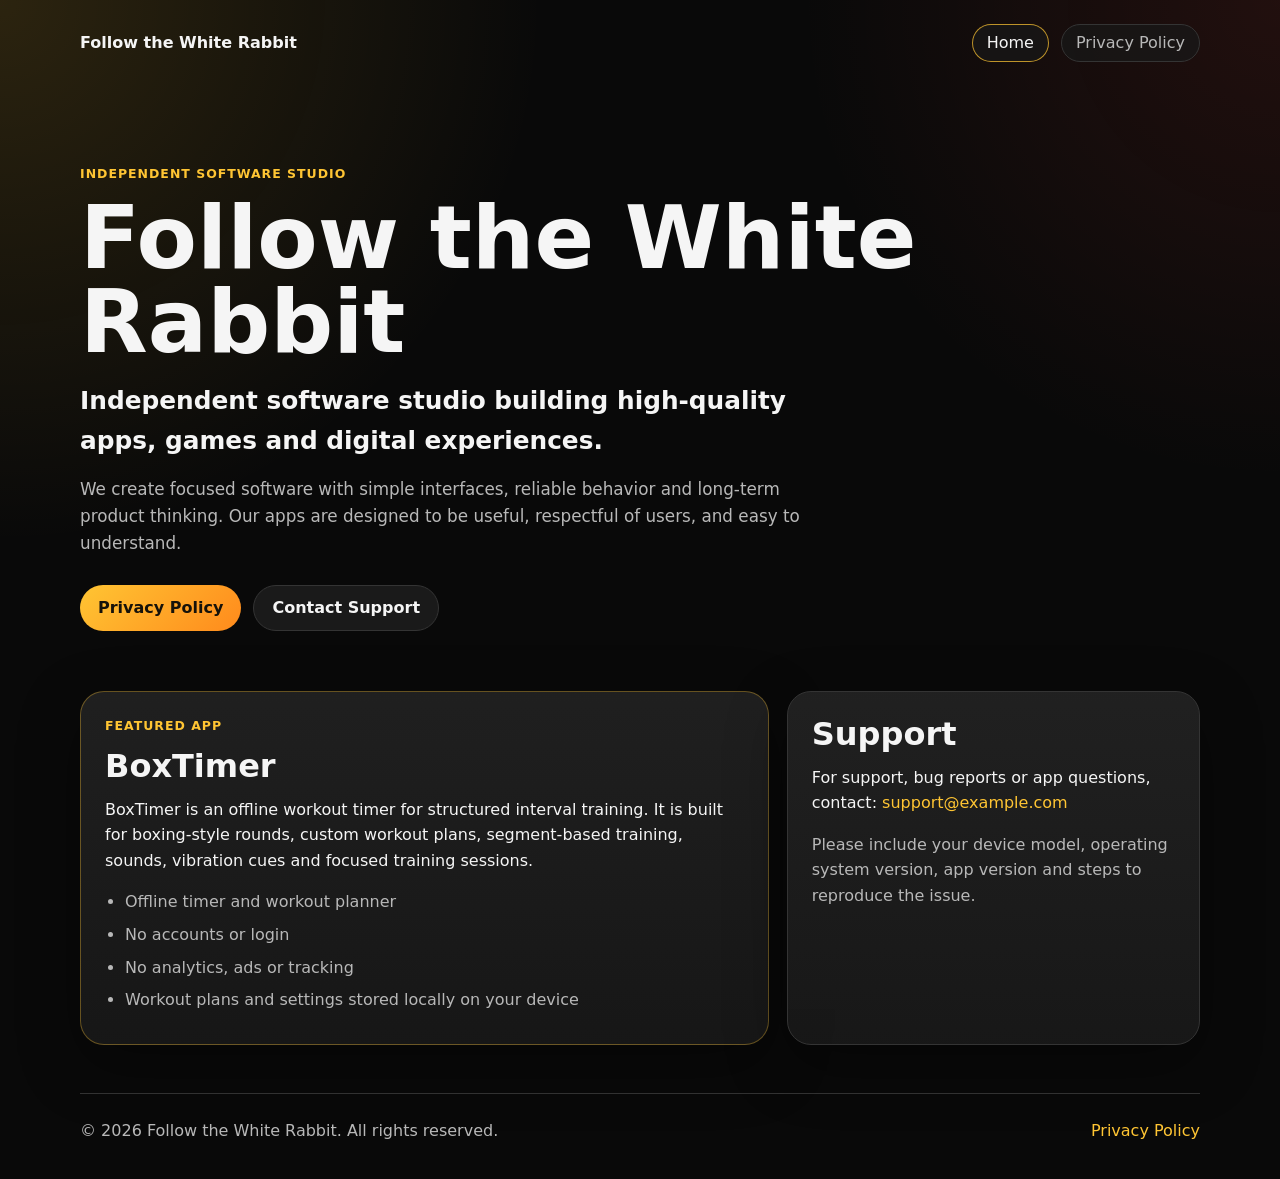
<file: index.html>
<!doctype html>
<html lang="en">
<head>
  <meta charset="utf-8">
  <meta name="viewport" content="width=device-width, initial-scale=1">
  <title>Follow the White Rabbit</title>
  <meta name="description" content="Follow the White Rabbit is an independent software studio building focused, high-quality apps and digital experiences.">
  <link rel="stylesheet" href="styles.css">
</head>
<body>
  <header class="site-header">
    <a class="brand" href="index.html">Follow the White Rabbit</a>
    <nav class="nav" aria-label="Main navigation">
      <a href="index.html" aria-current="page">Home</a>
      <a href="privacy.html">Privacy Policy</a>
    </nav>
  </header>

  <main>
    <section class="hero">
      <p class="eyebrow">Independent Software Studio</p>
      <h1>Follow the White Rabbit</h1>
      <p class="tagline">Independent software studio building high-quality apps, games and digital experiences.</p>
      <p class="intro">
        We create focused software with simple interfaces, reliable behavior and long-term product thinking.
        Our apps are designed to be useful, respectful of users, and easy to understand.
      </p>
      <div class="actions">
        <a class="button primary" href="privacy.html">Privacy Policy</a>
        <a class="button secondary" href="mailto:support@example.com">Contact Support</a>
      </div>
    </section>

    <section class="card-grid" aria-label="Featured apps">
      <article class="card feature-card">
        <p class="eyebrow">Featured App</p>
        <h2>BoxTimer</h2>
        <p>
          BoxTimer is an offline workout timer for structured interval training.
          It is built for boxing-style rounds, custom workout plans, segment-based training,
          sounds, vibration cues and focused training sessions.
        </p>
        <ul class="feature-list">
          <li>Offline timer and workout planner</li>
          <li>No accounts or login</li>
          <li>No analytics, ads or tracking</li>
          <li>Workout plans and settings stored locally on your device</li>
        </ul>
      </article>

      <article class="card">
        <h2>Support</h2>
        <p>
          For support, bug reports or app questions, contact:
          <a href="mailto:support@example.com">support@example.com</a>
        </p>
        <p class="muted">Please include your device model, operating system version, app version and steps to reproduce the issue.</p>
      </article>
    </section>
  </main>

  <footer class="site-footer">
    <p>&copy; 2026 Follow the White Rabbit. All rights reserved.</p>
    <p><a href="privacy.html">Privacy Policy</a></p>
  </footer>
</body>
</html>
</file>
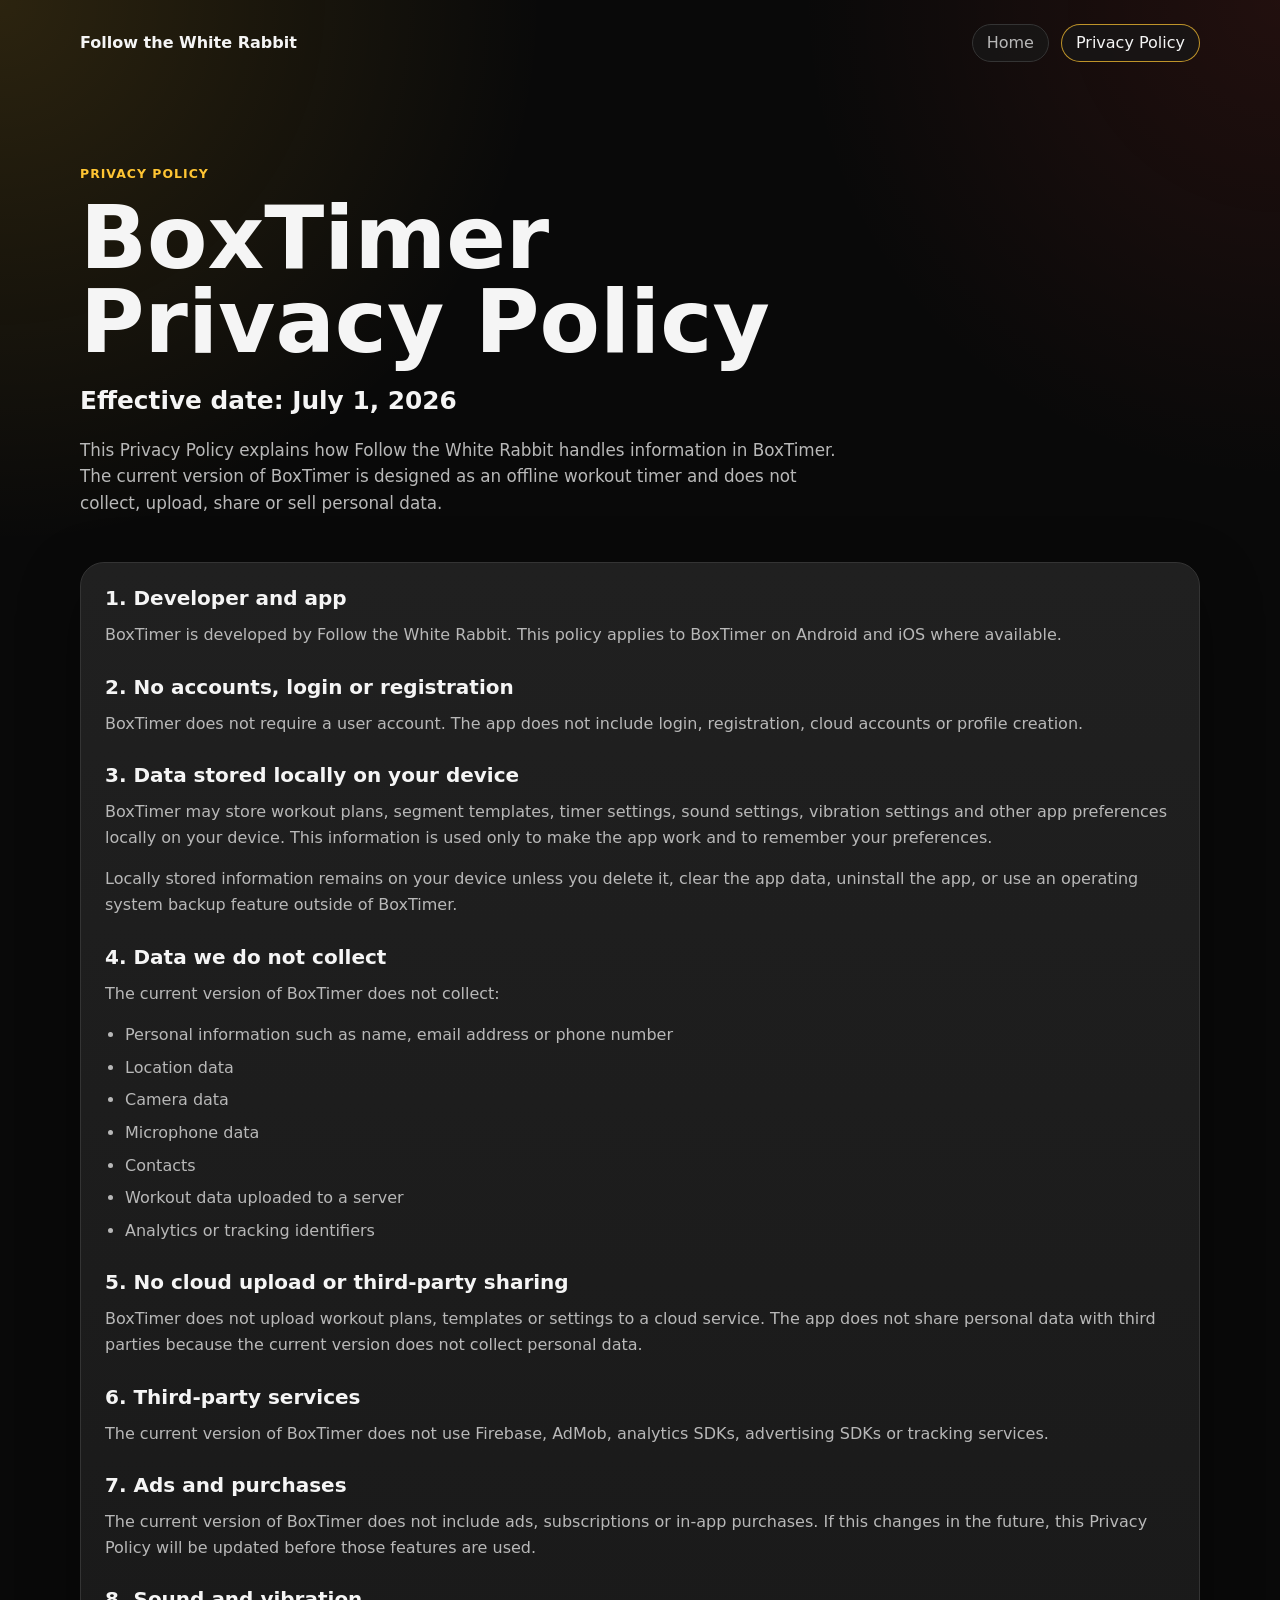
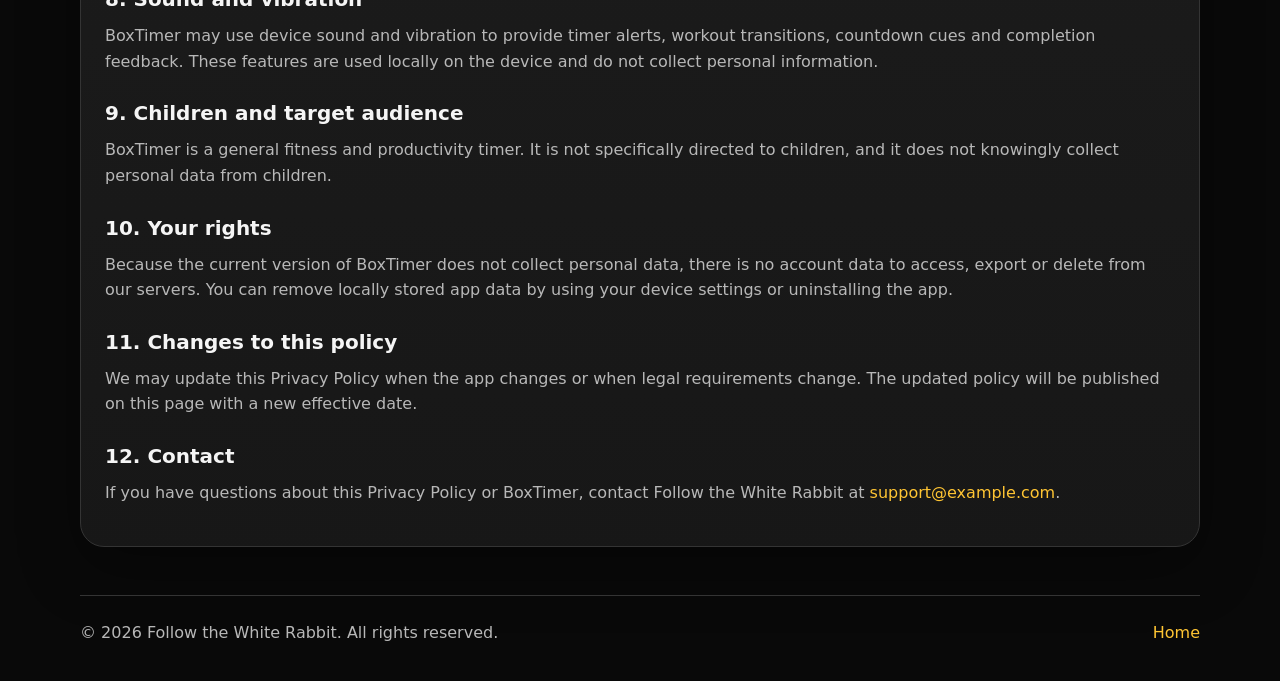
<file: privacy.html>
<!doctype html>
<html lang="en">
<head>
  <meta charset="utf-8">
  <meta name="viewport" content="width=device-width, initial-scale=1">
  <title>Privacy Policy | Follow the White Rabbit</title>
  <meta name="description" content="Privacy Policy for BoxTimer by Follow the White Rabbit.">
  <link rel="stylesheet" href="styles.css">
</head>
<body>
  <header class="site-header">
    <a class="brand" href="index.html">Follow the White Rabbit</a>
    <nav class="nav" aria-label="Main navigation">
      <a href="index.html">Home</a>
      <a href="privacy.html" aria-current="page">Privacy Policy</a>
    </nav>
  </header>

  <main>
    <section class="hero compact">
      <p class="eyebrow">Privacy Policy</p>
      <h1>BoxTimer Privacy Policy</h1>
      <p class="tagline">Effective date: July 1, 2026</p>
      <p class="intro">
        This Privacy Policy explains how Follow the White Rabbit handles information in BoxTimer.
        The current version of BoxTimer is designed as an offline workout timer and does not collect,
        upload, share or sell personal data.
      </p>
    </section>

    <section class="policy card">
      <h2>1. Developer and app</h2>
      <p>
        BoxTimer is developed by Follow the White Rabbit. This policy applies to BoxTimer on Android
        and iOS where available.
      </p>

      <h2>2. No accounts, login or registration</h2>
      <p>
        BoxTimer does not require a user account. The app does not include login, registration,
        cloud accounts or profile creation.
      </p>

      <h2>3. Data stored locally on your device</h2>
      <p>
        BoxTimer may store workout plans, segment templates, timer settings, sound settings,
        vibration settings and other app preferences locally on your device. This information is used
        only to make the app work and to remember your preferences.
      </p>
      <p>
        Locally stored information remains on your device unless you delete it, clear the app data,
        uninstall the app, or use an operating system backup feature outside of BoxTimer.
      </p>

      <h2>4. Data we do not collect</h2>
      <p>The current version of BoxTimer does not collect:</p>
      <ul>
        <li>Personal information such as name, email address or phone number</li>
        <li>Location data</li>
        <li>Camera data</li>
        <li>Microphone data</li>
        <li>Contacts</li>
        <li>Workout data uploaded to a server</li>
        <li>Analytics or tracking identifiers</li>
      </ul>

      <h2>5. No cloud upload or third-party sharing</h2>
      <p>
        BoxTimer does not upload workout plans, templates or settings to a cloud service. The app does
        not share personal data with third parties because the current version does not collect personal data.
      </p>

      <h2>6. Third-party services</h2>
      <p>
        The current version of BoxTimer does not use Firebase, AdMob, analytics SDKs, advertising SDKs
        or tracking services.
      </p>

      <h2>7. Ads and purchases</h2>
      <p>
        The current version of BoxTimer does not include ads, subscriptions or in-app purchases.
        If this changes in the future, this Privacy Policy will be updated before those features are used.
      </p>

      <h2>8. Sound and vibration</h2>
      <p>
        BoxTimer may use device sound and vibration to provide timer alerts, workout transitions,
        countdown cues and completion feedback. These features are used locally on the device and do not
        collect personal information.
      </p>

      <h2>9. Children and target audience</h2>
      <p>
        BoxTimer is a general fitness and productivity timer. It is not specifically directed to children,
        and it does not knowingly collect personal data from children.
      </p>

      <h2>10. Your rights</h2>
      <p>
        Because the current version of BoxTimer does not collect personal data, there is no account data
        to access, export or delete from our servers. You can remove locally stored app data by using your
        device settings or uninstalling the app.
      </p>

      <h2>11. Changes to this policy</h2>
      <p>
        We may update this Privacy Policy when the app changes or when legal requirements change.
        The updated policy will be published on this page with a new effective date.
      </p>

      <h2>12. Contact</h2>
      <p>
        If you have questions about this Privacy Policy or BoxTimer, contact Follow the White Rabbit at
        <a href="mailto:support@example.com">support@example.com</a>.
      </p>
    </section>
  </main>

  <footer class="site-footer">
    <p>&copy; 2026 Follow the White Rabbit. All rights reserved.</p>
    <p><a href="index.html">Home</a></p>
  </footer>
</body>
</html>
</file>
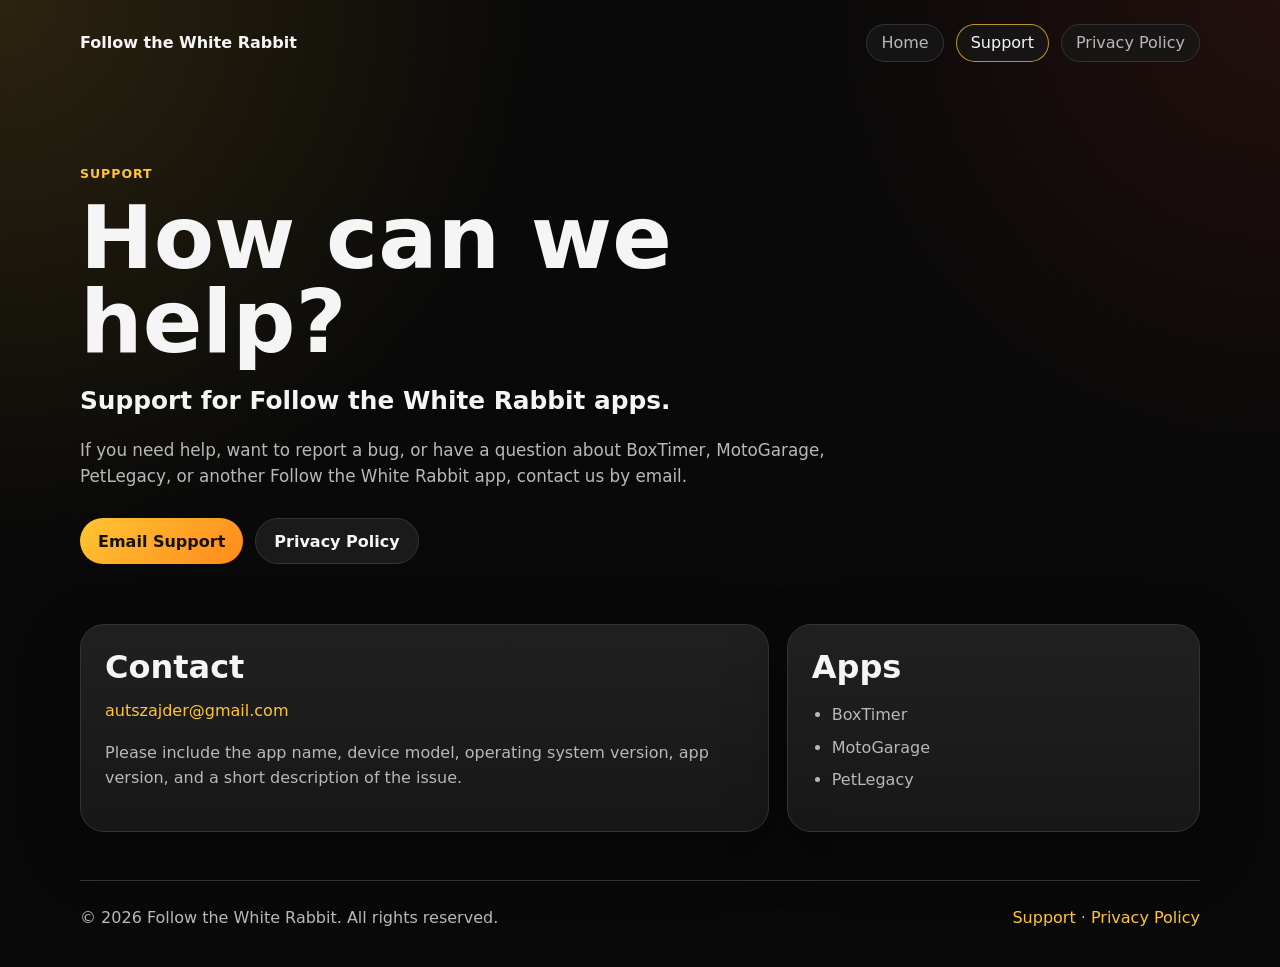
<file: support.html>
<!doctype html>
<html lang="en">
<head>
  <meta charset="utf-8">
  <meta name="viewport" content="width=device-width, initial-scale=1">
  <title>Support — Follow the White Rabbit</title>
  <meta name="description" content="Support for Follow the White Rabbit apps, including BoxTimer, MotoGarage and PetLegacy.">
  <link rel="stylesheet" href="styles.css">
</head>
<body>
  <header class="site-header">
    <a class="brand" href="index.html">Follow the White Rabbit</a>
    <nav class="nav" aria-label="Main navigation">
      <a href="index.html">Home</a>
      <a href="support.html" aria-current="page">Support</a>
      <a href="privacy.html">Privacy Policy</a>
    </nav>
  </header>

  <main>
    <section class="hero">
      <p class="eyebrow">Support</p>
      <h1>How can we help?</h1>
      <p class="tagline">Support for Follow the White Rabbit apps.</p>
      <p class="intro">
        If you need help, want to report a bug, or have a question about BoxTimer,
        MotoGarage, PetLegacy, or another Follow the White Rabbit app, contact us by email.
      </p>

      <div class="actions">
        <a class="button primary" href="mailto:autszajder@gmail.com">Email Support</a>
        <a class="button secondary" href="privacy.html">Privacy Policy</a>
      </div>
    </section>

    <section class="card-grid" aria-label="Support information">
      <article class="card">
        <h2>Contact</h2>
        <p><a href="mailto:autszajder@gmail.com">autszajder@gmail.com</a></p>
        <p class="muted">
          Please include the app name, device model, operating system version,
          app version, and a short description of the issue.
        </p>
      </article>

      <article class="card">
        <h2>Apps</h2>
        <ul class="feature-list">
          <li>BoxTimer</li>
          <li>MotoGarage</li>
          <li>PetLegacy</li>
        </ul>
      </article>
    </section>
  </main>

  <footer class="site-footer">
    <p>&copy; 2026 Follow the White Rabbit. All rights reserved.</p>
    <p>
      <a href="support.html">Support</a> ·
      <a href="privacy.html">Privacy Policy</a>
    </p>
  </footer>
</body>
</html>
</file>
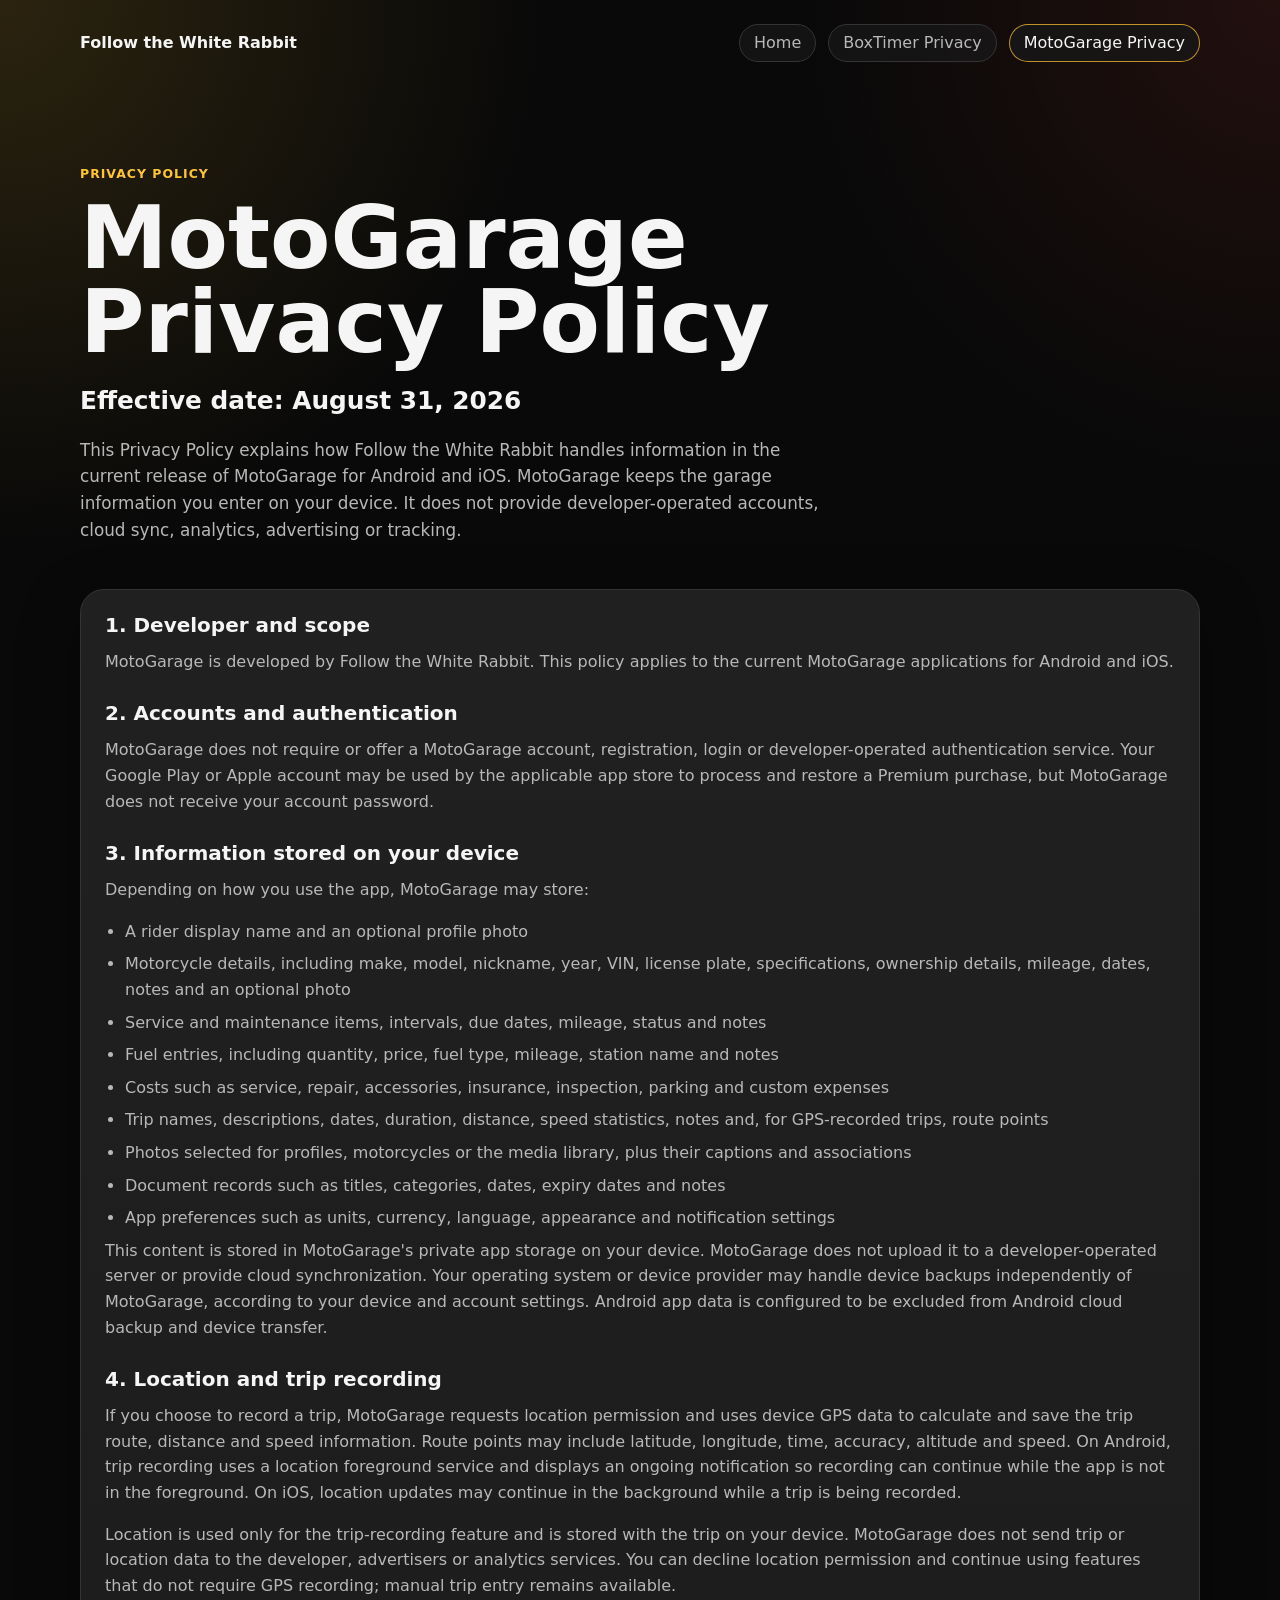
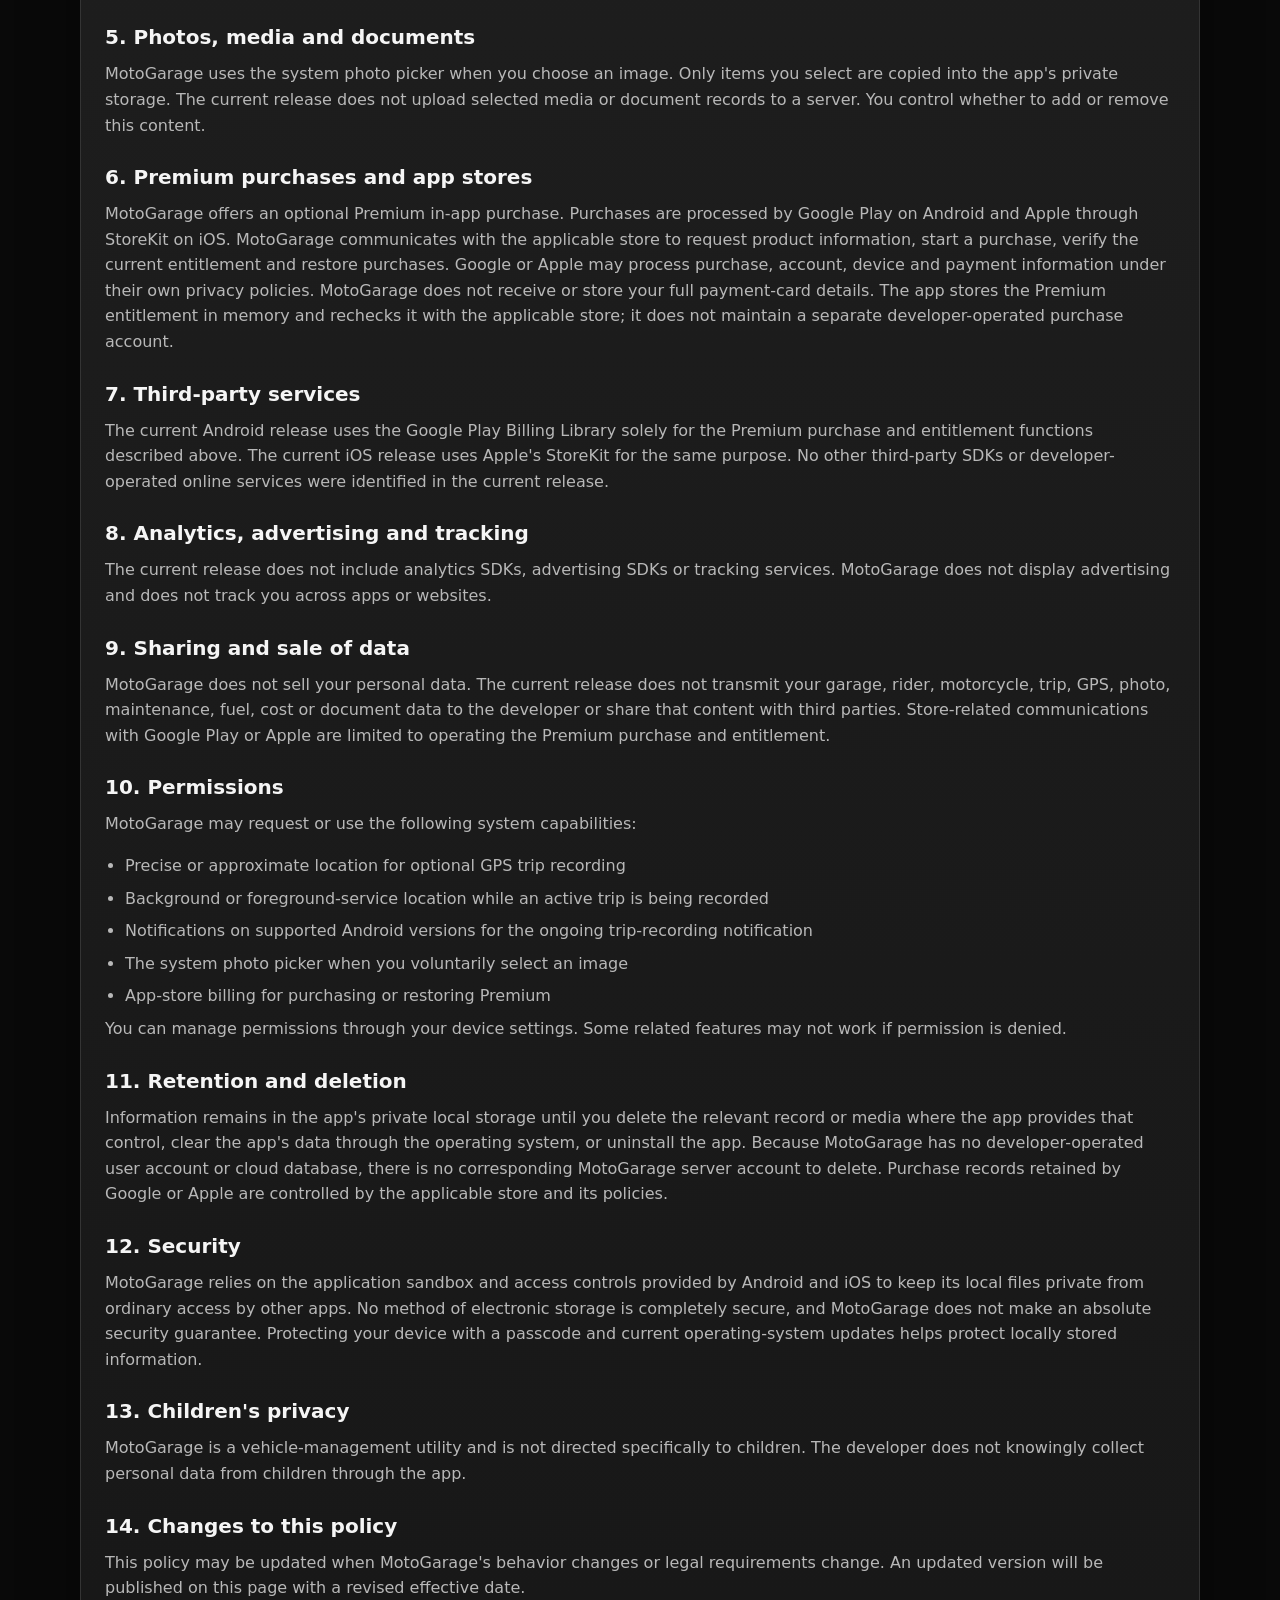
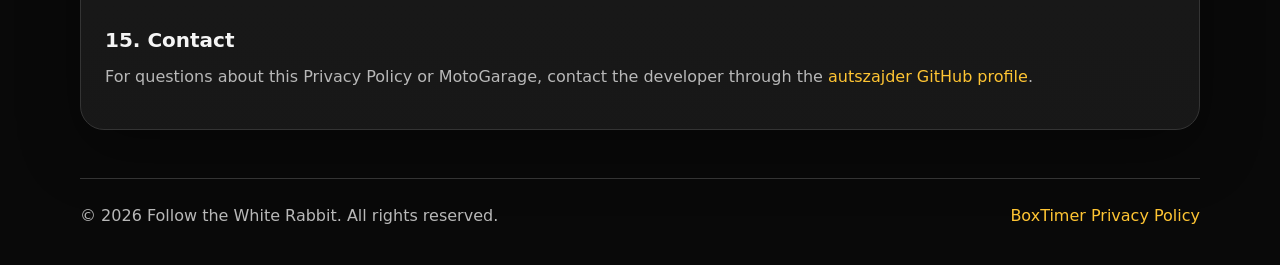
<file: motogarage/privacy.html>
<!doctype html>
<html lang="en">
<head>
  <meta charset="utf-8">
  <meta name="viewport" content="width=device-width, initial-scale=1">
  <title>MotoGarage Privacy Policy | Follow the White Rabbit</title>
  <meta name="description" content="Privacy Policy for the MotoGarage apps for Android and iOS.">
  <link rel="stylesheet" href="../styles.css">
</head>
<body>
  <header class="site-header">
    <a class="brand" href="../index.html">Follow the White Rabbit</a>
    <nav class="nav" aria-label="Main navigation">
      <a href="../index.html">Home</a>
      <a href="../privacy.html">BoxTimer Privacy</a>
      <a href="privacy.html" aria-current="page">MotoGarage Privacy</a>
    </nav>
  </header>

  <main>
    <section class="hero compact">
      <p class="eyebrow">Privacy Policy</p>
      <h1>MotoGarage Privacy Policy</h1>
      <p class="tagline">Effective date: August 31, 2026</p>
      <p class="intro">
        This Privacy Policy explains how Follow the White Rabbit handles information in the
        current release of MotoGarage for Android and iOS. MotoGarage keeps the garage information
        you enter on your device. It does not provide developer-operated accounts, cloud sync,
        analytics, advertising or tracking.
      </p>
    </section>

    <section class="policy card">
      <h2>1. Developer and scope</h2>
      <p>
        MotoGarage is developed by Follow the White Rabbit. This policy applies to the current
        MotoGarage applications for Android and iOS.
      </p>

      <h2>2. Accounts and authentication</h2>
      <p>
        MotoGarage does not require or offer a MotoGarage account, registration, login or
        developer-operated authentication service. Your Google Play or Apple account may be used
        by the applicable app store to process and restore a Premium purchase, but MotoGarage does
        not receive your account password.
      </p>

      <h2>3. Information stored on your device</h2>
      <p>Depending on how you use the app, MotoGarage may store:</p>
      <ul>
        <li>A rider display name and an optional profile photo</li>
        <li>Motorcycle details, including make, model, nickname, year, VIN, license plate, specifications, ownership details, mileage, dates, notes and an optional photo</li>
        <li>Service and maintenance items, intervals, due dates, mileage, status and notes</li>
        <li>Fuel entries, including quantity, price, fuel type, mileage, station name and notes</li>
        <li>Costs such as service, repair, accessories, insurance, inspection, parking and custom expenses</li>
        <li>Trip names, descriptions, dates, duration, distance, speed statistics, notes and, for GPS-recorded trips, route points</li>
        <li>Photos selected for profiles, motorcycles or the media library, plus their captions and associations</li>
        <li>Document records such as titles, categories, dates, expiry dates and notes</li>
        <li>App preferences such as units, currency, language, appearance and notification settings</li>
      </ul>
      <p>
        This content is stored in MotoGarage's private app storage on your device. MotoGarage does
        not upload it to a developer-operated server or provide cloud synchronization. Your
        operating system or device provider may handle device backups independently of MotoGarage,
        according to your device and account settings. Android app data is configured to be
        excluded from Android cloud backup and device transfer.
      </p>

      <h2>4. Location and trip recording</h2>
      <p>
        If you choose to record a trip, MotoGarage requests location permission and uses device GPS
        data to calculate and save the trip route, distance and speed information. Route points may
        include latitude, longitude, time, accuracy, altitude and speed. On Android, trip recording
        uses a location foreground service and displays an ongoing notification so recording can
        continue while the app is not in the foreground. On iOS, location updates may continue in
        the background while a trip is being recorded.
      </p>
      <p>
        Location is used only for the trip-recording feature and is stored with the trip on your
        device. MotoGarage does not send trip or location data to the developer, advertisers or
        analytics services. You can decline location permission and continue using features that do
        not require GPS recording; manual trip entry remains available.
      </p>

      <h2>5. Photos, media and documents</h2>
      <p>
        MotoGarage uses the system photo picker when you choose an image. Only items you select are
        copied into the app's private storage. The current release does not upload selected media or
        document records to a server. You control whether to add or remove this content.
      </p>

      <h2>6. Premium purchases and app stores</h2>
      <p>
        MotoGarage offers an optional Premium in-app purchase. Purchases are processed by Google
        Play on Android and Apple through StoreKit on iOS. MotoGarage communicates with the
        applicable store to request product information, start a purchase, verify the current
        entitlement and restore purchases. Google or Apple may process purchase, account, device
        and payment information under their own privacy policies. MotoGarage does not receive or
        store your full payment-card details. The app stores the Premium entitlement in memory and
        rechecks it with the applicable store; it does not maintain a separate developer-operated
        purchase account.
      </p>

      <h2>7. Third-party services</h2>
      <p>
        The current Android release uses the Google Play Billing Library solely for the Premium
        purchase and entitlement functions described above. The current iOS release uses Apple's
        StoreKit for the same purpose. No other third-party SDKs or developer-operated online
        services were identified in the current release.
      </p>

      <h2>8. Analytics, advertising and tracking</h2>
      <p>
        The current release does not include analytics SDKs, advertising SDKs or tracking services.
        MotoGarage does not display advertising and does not track you across apps or websites.
      </p>

      <h2>9. Sharing and sale of data</h2>
      <p>
        MotoGarage does not sell your personal data. The current release does not transmit your
        garage, rider, motorcycle, trip, GPS, photo, maintenance, fuel, cost or document data to the
        developer or share that content with third parties. Store-related communications with
        Google Play or Apple are limited to operating the Premium purchase and entitlement.
      </p>

      <h2>10. Permissions</h2>
      <p>MotoGarage may request or use the following system capabilities:</p>
      <ul>
        <li>Precise or approximate location for optional GPS trip recording</li>
        <li>Background or foreground-service location while an active trip is being recorded</li>
        <li>Notifications on supported Android versions for the ongoing trip-recording notification</li>
        <li>The system photo picker when you voluntarily select an image</li>
        <li>App-store billing for purchasing or restoring Premium</li>
      </ul>
      <p>You can manage permissions through your device settings. Some related features may not work if permission is denied.</p>

      <h2>11. Retention and deletion</h2>
      <p>
        Information remains in the app's private local storage until you delete the relevant record
        or media where the app provides that control, clear the app's data through the operating
        system, or uninstall the app. Because MotoGarage has no developer-operated user account or
        cloud database, there is no corresponding MotoGarage server account to delete. Purchase
        records retained by Google or Apple are controlled by the applicable store and its policies.
      </p>

      <h2>12. Security</h2>
      <p>
        MotoGarage relies on the application sandbox and access controls provided by Android and iOS
        to keep its local files private from ordinary access by other apps. No method of electronic
        storage is completely secure, and MotoGarage does not make an absolute security guarantee.
        Protecting your device with a passcode and current operating-system updates helps protect
        locally stored information.
      </p>

      <h2>13. Children's privacy</h2>
      <p>
        MotoGarage is a vehicle-management utility and is not directed specifically to children.
        The developer does not knowingly collect personal data from children through the app.
      </p>

      <h2>14. Changes to this policy</h2>
      <p>
        This policy may be updated when MotoGarage's behavior changes or legal requirements change.
        An updated version will be published on this page with a revised effective date.
      </p>

      <h2>15. Contact</h2>
      <p>
        For questions about this Privacy Policy or MotoGarage, contact the developer through the
        <a href="https://github.com/autszajder">autszajder GitHub profile</a>.
      </p>
    </section>
  </main>

  <footer class="site-footer">
    <p>&copy; 2026 Follow the White Rabbit. All rights reserved.</p>
    <p><a href="../privacy.html">BoxTimer Privacy Policy</a></p>
  </footer>
</body>
</html>
</file>
<file: styles.css>
:root {
  color-scheme: dark;
  --bg: #090909;
  --panel: #181818;
  --panel-soft: #222222;
  --text: #f5f5f5;
  --muted: #b8b8b8;
  --line: #343434;
  --accent: #ffc533;
  --accent-strong: #ff8a1c;
  --danger: #ff4b3e;
  --shadow: rgba(0, 0, 0, 0.35);
}

* {
  box-sizing: border-box;
}

html {
  min-height: 100%;
  background: var(--bg);
}

body {
  margin: 0;
  min-height: 100%;
  font-family: Inter, ui-sans-serif, system-ui, -apple-system, BlinkMacSystemFont, "Segoe UI", sans-serif;
  line-height: 1.6;
  color: var(--text);
  background:
    radial-gradient(circle at top left, rgba(255, 197, 51, 0.14), transparent 34rem),
    radial-gradient(circle at top right, rgba(255, 75, 62, 0.10), transparent 30rem),
    var(--bg);
}

a {
  color: var(--accent);
  text-decoration: none;
}

a:hover,
a:focus {
  text-decoration: underline;
}

.site-header,
.site-footer,
main {
  width: min(1120px, calc(100% - 32px));
  margin: 0 auto;
}

.site-header {
  display: flex;
  align-items: center;
  justify-content: space-between;
  gap: 18px;
  padding: 24px 0;
}

.brand {
  color: var(--text);
  font-weight: 800;
  letter-spacing: 0;
}

.nav {
  display: flex;
  align-items: center;
  gap: 12px;
  flex-wrap: wrap;
}

.nav a {
  display: inline-flex;
  min-height: 38px;
  align-items: center;
  border: 1px solid var(--line);
  border-radius: 999px;
  padding: 0 14px;
  color: var(--muted);
  background: rgba(24, 24, 24, 0.72);
}

.nav a[aria-current="page"],
.nav a:hover,
.nav a:focus {
  color: var(--text);
  border-color: rgba(255, 197, 51, 0.72);
  text-decoration: none;
}

.hero {
  padding: 78px 0 42px;
}

.hero.compact {
  padding-bottom: 28px;
}

.eyebrow {
  margin: 0 0 12px;
  color: var(--accent);
  font-size: 0.78rem;
  font-weight: 800;
  letter-spacing: 0.08em;
  text-transform: uppercase;
}

h1,
h2,
h3,
p {
  margin-top: 0;
}

h1 {
  max-width: 840px;
  margin-bottom: 16px;
  font-size: clamp(2.5rem, 8vw, 5.5rem);
  line-height: 0.96;
  letter-spacing: 0;
}

h2 {
  margin-bottom: 12px;
  font-size: clamp(1.35rem, 3vw, 2rem);
  line-height: 1.15;
}

.tagline {
  max-width: 760px;
  margin-bottom: 16px;
  color: var(--text);
  font-size: clamp(1.15rem, 2.5vw, 1.55rem);
  font-weight: 700;
}

.intro {
  max-width: 760px;
  color: var(--muted);
  font-size: 1.05rem;
}

.actions {
  display: flex;
  flex-wrap: wrap;
  gap: 12px;
  margin-top: 28px;
}

.button {
  display: inline-flex;
  min-height: 46px;
  align-items: center;
  justify-content: center;
  border-radius: 999px;
  padding: 0 18px;
  font-weight: 800;
}

.button.primary {
  color: #16120a;
  background: linear-gradient(135deg, var(--accent), var(--accent-strong));
}

.button.secondary {
  color: var(--text);
  border: 1px solid var(--line);
  background: rgba(34, 34, 34, 0.72);
}

.button:hover,
.button:focus {
  text-decoration: none;
}

.card-grid {
  display: grid;
  grid-template-columns: minmax(0, 1.25fr) minmax(280px, 0.75fr);
  gap: 18px;
  padding: 18px 0 48px;
}

.card {
  border: 1px solid var(--line);
  border-radius: 24px;
  padding: 24px;
  background: linear-gradient(180deg, rgba(34, 34, 34, 0.92), rgba(24, 24, 24, 0.94));
  box-shadow: 0 20px 60px var(--shadow);
}

.feature-card {
  border-color: rgba(255, 197, 51, 0.34);
}

.feature-list,
.policy ul {
  margin: 16px 0 0;
  padding-left: 20px;
  color: var(--muted);
}

.feature-list li,
.policy li {
  margin: 7px 0;
}

.muted {
  color: var(--muted);
}

.policy {
  margin-bottom: 48px;
}

.policy h2 {
  margin-top: 28px;
  font-size: 1.25rem;
}

.policy h2:first-child {
  margin-top: 0;
}

.policy p {
  color: var(--muted);
}

.site-footer {
  display: flex;
  justify-content: space-between;
  gap: 16px;
  border-top: 1px solid var(--line);
  padding: 24px 0 36px;
  color: var(--muted);
  flex-wrap: wrap;
}

.site-footer p {
  margin: 0;
}

@media (max-width: 760px) {
  .site-header {
    align-items: flex-start;
    flex-direction: column;
  }

  .hero {
    padding-top: 48px;
  }

  .card-grid {
    grid-template-columns: 1fr;
  }

  .card {
    border-radius: 18px;
    padding: 18px;
  }
}
</file>
